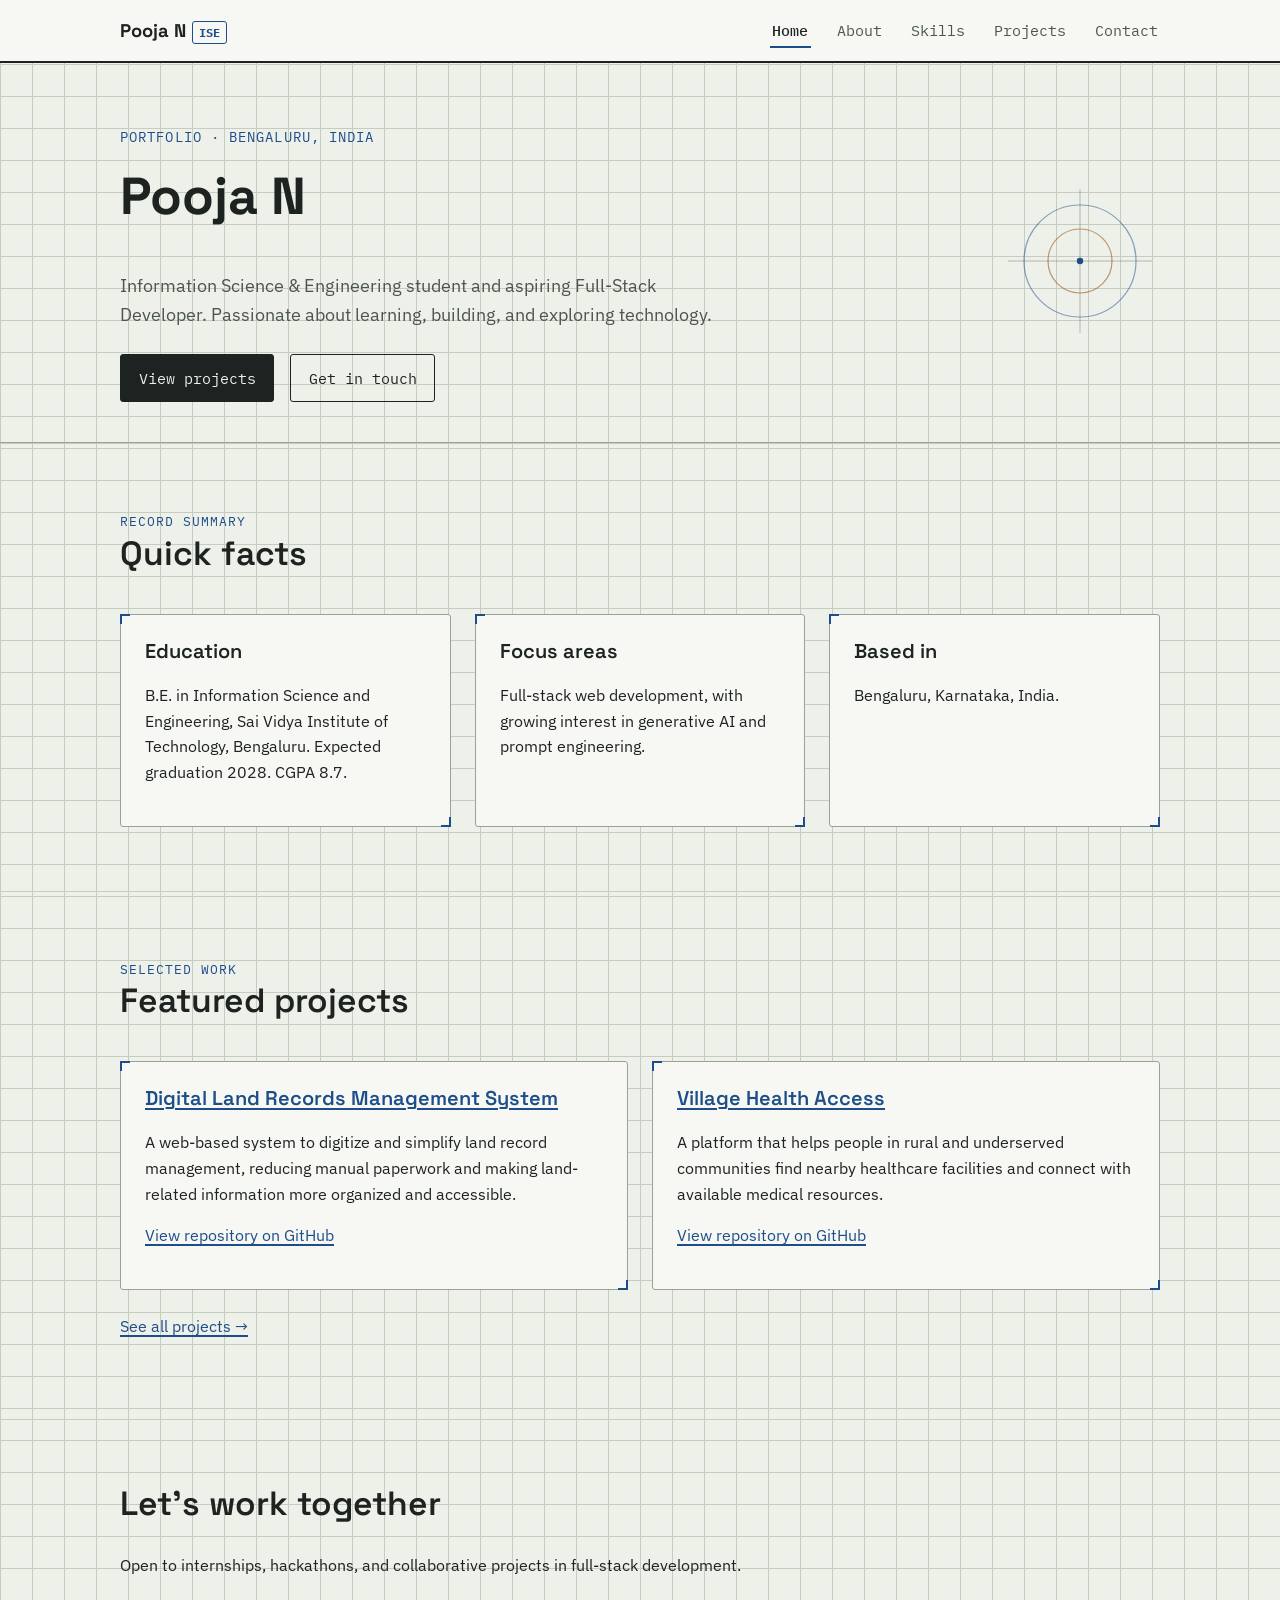
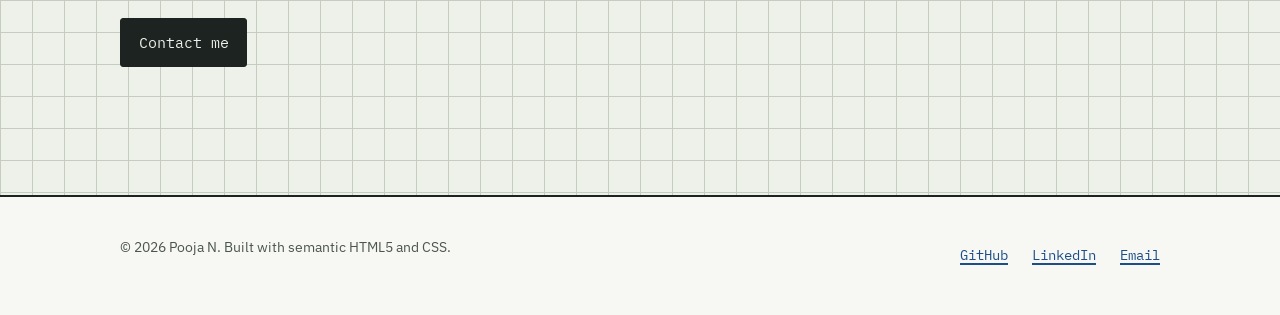
<file: index.html>
<!DOCTYPE html>
<html lang="en">
<head>
  <meta charset="UTF-8" />
  <meta name="viewport" content="width=device-width, initial-scale=1.0" />
  <title>Pooja N | Information Science &amp; Engineering Student, Aspiring Full-Stack Developer</title>
  <meta name="description" content="Portfolio of Pooja N, an Information Science and Engineering student at Sai Vidya Institute of Technology, Bengaluru, and aspiring full-stack developer." />
  <meta name="robots" content="index, follow" />
  <link rel="canonical" href="https://example.com/" />

  <!-- Open Graph -->
  <meta property="og:type" content="website" />
  <meta property="og:site_name" content="Pooja N — Portfolio" />
  <meta property="og:title" content="Pooja N | Information Science &amp; Engineering Student, Aspiring Full-Stack Developer" />
  <meta property="og:description" content="Portfolio of Pooja N, an Information Science and Engineering student at Sai Vidya Institute of Technology, Bengaluru, and aspiring full-stack developer." />
  <meta property="og:url" content="https://example.com/" />
  <meta name="twitter:card" content="summary" />

  <link rel="preconnect" href="https://fonts.googleapis.com" />
  <link rel="preconnect" href="https://fonts.gstatic.com" crossorigin />
  <link rel="stylesheet" href="css/style.css" />
  <link rel="icon" href="assets/favicon.svg" type="image/svg+xml" />
  <script type="application/ld+json">
  {
    "@context": "https://schema.org",
    "@type": "Person",
    "name": "Pooja N",
    "jobTitle": "Information Science and Engineering Student",
    "description": "Information Science and Engineering student and aspiring full-stack developer based in Bengaluru, India.",
    "url": "https://example.com/",
    "email": "mailto:poojan80500@gmail.com",
    "sameAs": ["https://github.com/pooja80-n", "https://www.linkedin.com/in/pooja-n-74a72934a/"],
    "alumniOf": {
      "@type": "CollegeOrUniversity",
      "name": "Sai Vidya Institute of Technology, Bengaluru"
    }
  }
  </script>

</head>
<body>
  <!-- Skip link must be the first focusable element on the page -->
  <a class="skip-link" href="#main-content">Skip to main content</a>

  <header class="site-header">
    <div class="wrap header-inner">
      <a class="brand" href="index.html">
        Pooja N <span class="brand-mark" aria-hidden="true">ISE</span>
      </a>

      <button type="button" class="nav-toggle" aria-expanded="false" aria-controls="primary-navigation">
        Menu
      </button>

      <!-- Native <nav> landmark; no extra ARIA role needed -->
      <nav class="site-nav" id="primary-navigation" aria-label="Primary">
        <ul class="nav-list">
          <li><a href="index.html" aria-current="page">Home</a></li>
          <li><a href="about.html">About</a></li>
          <li><a href="skills.html">Skills</a></li>
          <li><a href="projects.html">Projects</a></li>
          <li><a href="contact.html">Contact</a></li>
        </ul>
      </nav>
    </div>
  </header>

  <main id="main-content">
    <section class="hero">
      <div class="wrap hero-flex">
        <div class="hero-copy">
          <span class="hero-eyebrow">Portfolio &middot; Bengaluru, India</span>
          <h1>Pooja N</h1>
          <p class="hero-lede">Information Science &amp; Engineering student and aspiring Full-Stack Developer.
          Passionate about learning, building, and exploring technology.</p>
          <div class="hero-actions">
            <a class="btn btn-primary" href="projects.html">View projects</a>
            <a class="btn btn-secondary" href="contact.html">Get in touch</a>
          </div>
        </div>
        <div class="hero-graphic-wrap">
        <svg class="hero-graphic" viewBox="0 0 200 200" width="160" height="160" aria-hidden="true" focusable="false">
          <circle cx="100" cy="100" r="70" fill="none" stroke="#1D4E89" stroke-width="1.5" opacity="0.5"/>
          <circle cx="100" cy="100" r="40" fill="none" stroke="#9C5B1D" stroke-width="1.5" opacity="0.6"/>
          <line x1="100" y1="10" x2="100" y2="190" stroke="#1C2321" stroke-width="1" opacity="0.35"/>
          <line x1="10" y1="100" x2="190" y2="100" stroke="#1C2321" stroke-width="1" opacity="0.35"/>
          <circle cx="100" cy="100" r="4" fill="#1D4E89"/>
        </svg>
        </div>
      </div>
    </section>

    <section aria-labelledby="quick-facts-heading">
      <div class="wrap">
        <div class="section-head">
          <span class="section-tag">Record summary</span>
          <h2 id="quick-facts-heading">Quick facts</h2>
        </div>
        <div class="grid grid-3">
          <div class="record-card">
            <h3>Education</h3>
            <p>B.E. in Information Science and Engineering, Sai Vidya Institute of Technology, Bengaluru. Expected graduation 2028. CGPA 8.7.</p>
          </div>
          <div class="record-card">
            <h3>Focus areas</h3>
            <p>Full-stack web development, with growing interest in generative AI and prompt engineering.</p>
          </div>
          <div class="record-card">
            <h3>Based in</h3>
            <p>Bengaluru, Karnataka, India.</p>
          </div>
        </div>
      </div>
    </section>

    <section aria-labelledby="featured-projects-heading">
      <div class="wrap">
        <div class="section-head">
          <span class="section-tag">Selected work</span>
          <h2 id="featured-projects-heading">Featured projects</h2>
        </div>
        <div class="grid grid-2">
          <article class="record-card">
            <h3><a href="projects.html#digital-land-records">Digital Land Records Management System</a></h3>
            <p>A web-based system to digitize and simplify land record management, reducing manual paperwork
            and making land-related information more organized and accessible.</p>
            <p><a href="https://github.com/pooja80-n/BhuLekh">View repository on GitHub</a></p>
          </article>
          <article class="record-card">
            <h3><a href="projects.html#village-health-access">Village Health Access</a></h3>
            <p>A platform that helps people in rural and underserved communities find nearby healthcare
            facilities and connect with available medical resources.</p>
            <p><a href="https://github.com/pooja80-n/village-health-access">View repository on GitHub</a></p>
          </article>
        </div>
        <p class="link-more"><a href="projects.html">See all projects &rarr;</a></p>
      </div>
    </section>

    <section aria-labelledby="cta-heading">
      <div class="wrap">
        <div class="section-head">
          <h2 id="cta-heading">Let&rsquo;s work together</h2>
          <p>Open to internships, hackathons, and collaborative projects in full-stack development.</p>
        </div>
        <a class="btn btn-primary" href="contact.html">Contact me</a>
      </div>
    </section>

  </main>
  <footer class="site-footer">
    <div class="wrap footer-inner">
      <p class="footer-note">&copy; <span id="year">2026</span> Pooja N. Built with semantic HTML5 and CSS.</p>
      <nav aria-label="Footer">
        <ul class="footer-links">
          <li><a href="https://github.com/pooja80-n">GitHub</a></li>
          <li><a href="https://www.linkedin.com/in/pooja-n-74a72934a/">LinkedIn</a></li>
          <li><a href="mailto:poojan80500@gmail.com">Email</a></li>
        </ul>
      </nav>
    </div>
  </footer>
  <script src="js/main.js" defer></script>
</body>
</html>
</file>
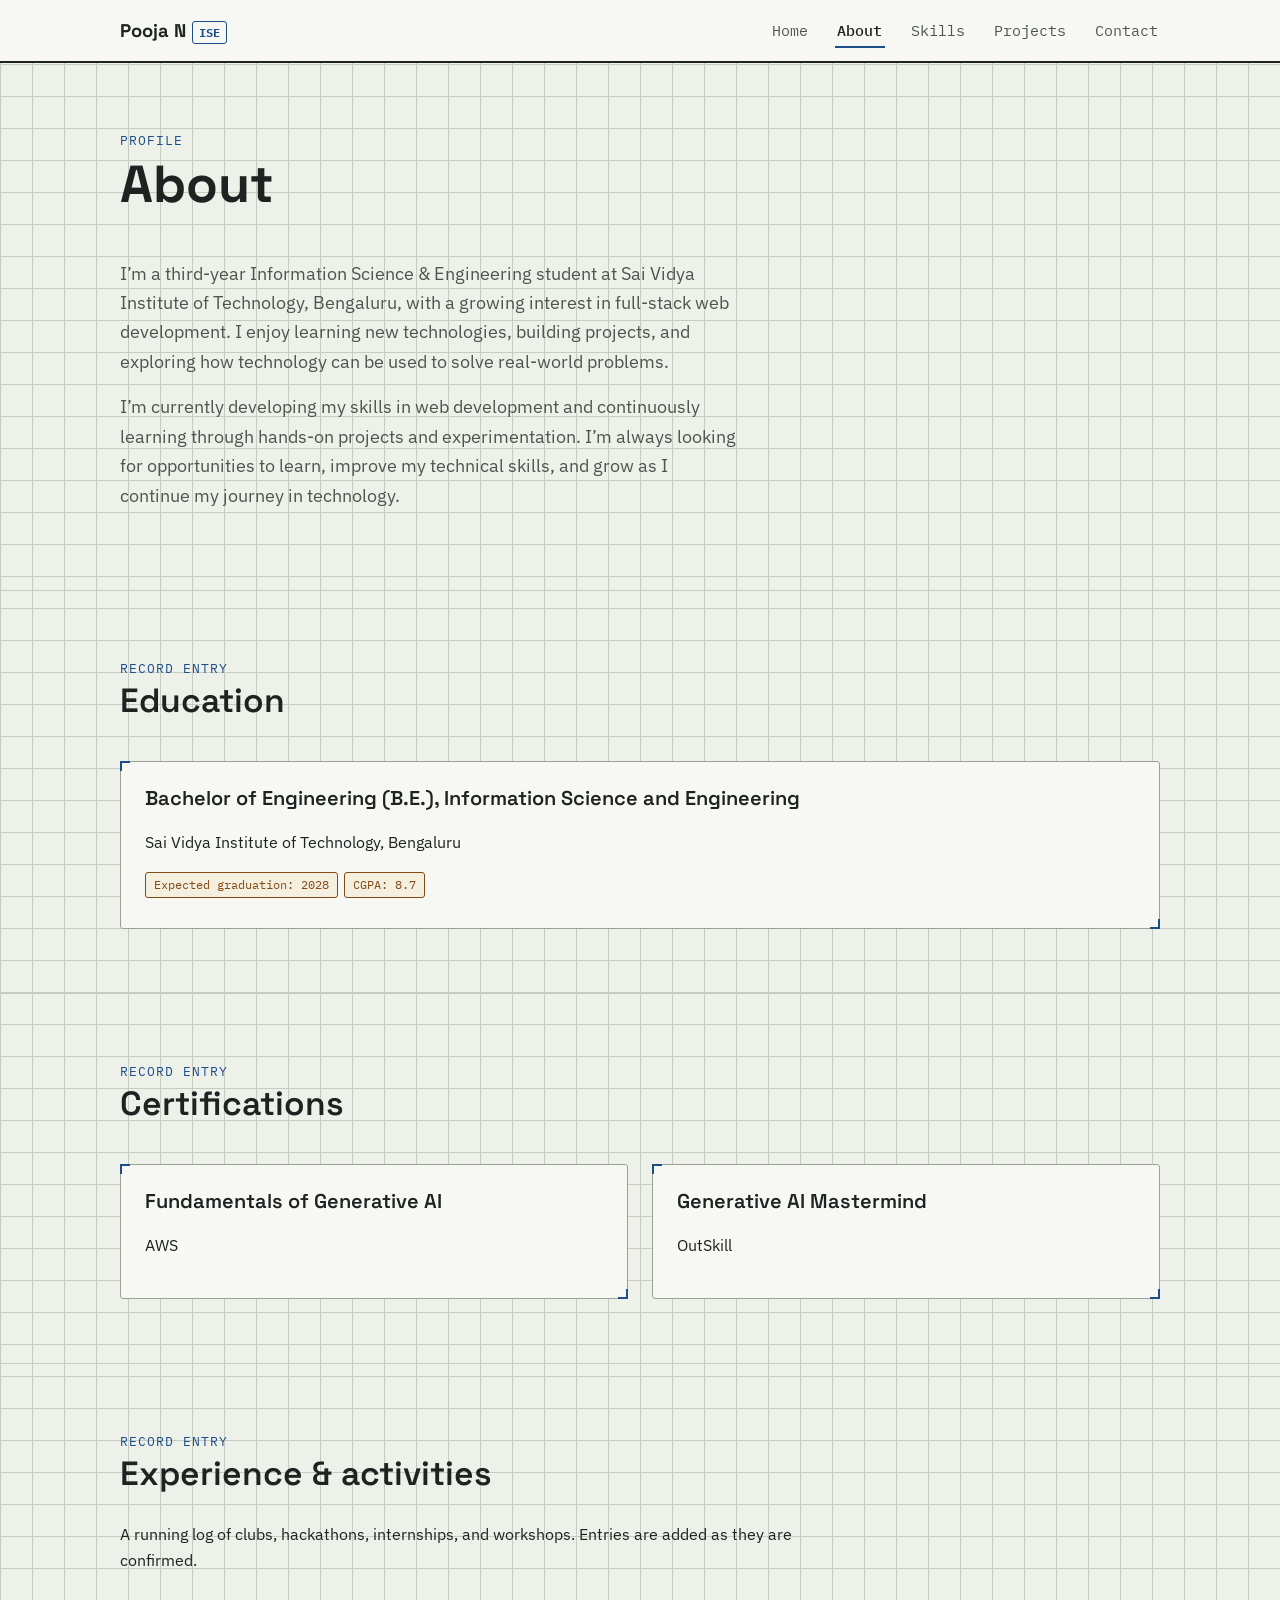
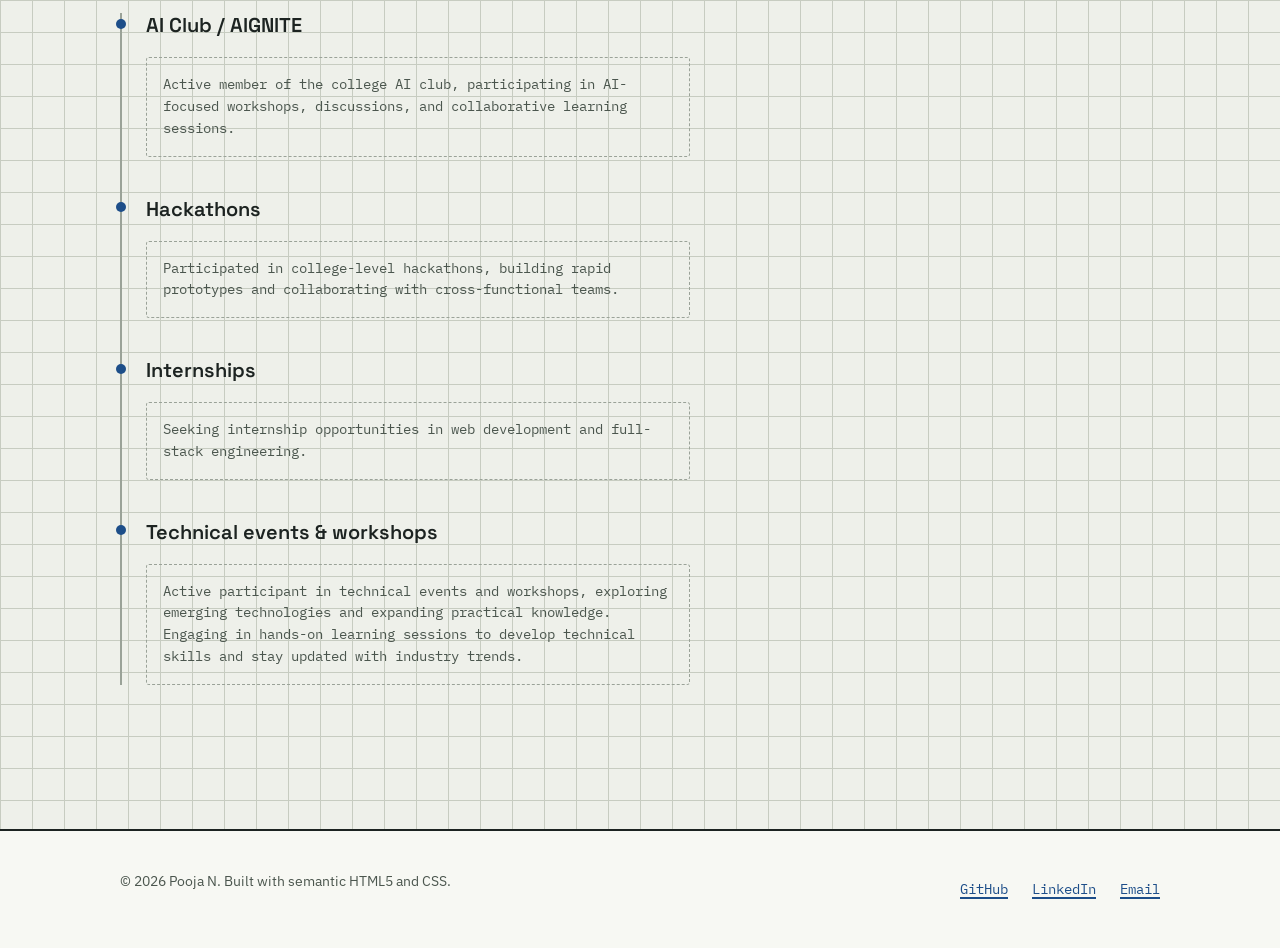
<file: about.html>
<!DOCTYPE html>
<html lang="en">
<head>
  <meta charset="UTF-8" />
  <meta name="viewport" content="width=device-width, initial-scale=1.0" />
  <title>About | Pooja N</title>
  <meta name="description" content="About Pooja N: education at Sai Vidya Institute of Technology, certifications, and ongoing activities." />
  <meta name="robots" content="index, follow" />
  <link rel="canonical" href="https://example.com/about.html" />

  <!-- Open Graph -->
  <meta property="og:type" content="website" />
  <meta property="og:site_name" content="Pooja N — Portfolio" />
  <meta property="og:title" content="About | Pooja N" />
  <meta property="og:description" content="About Pooja N: education at Sai Vidya Institute of Technology, certifications, and ongoing activities." />
  <meta property="og:url" content="https://example.com/about.html" />
  <meta name="twitter:card" content="summary" />

  <link rel="preconnect" href="https://fonts.googleapis.com" />
  <link rel="preconnect" href="https://fonts.gstatic.com" crossorigin />
  <link rel="stylesheet" href="css/style.css" />
  <link rel="icon" href="assets/favicon.svg" type="image/svg+xml" />

</head>
<body>
  <!-- Skip link must be the first focusable element on the page -->
  <a class="skip-link" href="#main-content">Skip to main content</a>

  <header class="site-header">
    <div class="wrap header-inner">
      <a class="brand" href="index.html">
        Pooja N <span class="brand-mark" aria-hidden="true">ISE</span>
      </a>

      <button type="button" class="nav-toggle" aria-expanded="false" aria-controls="primary-navigation">
        Menu
      </button>

      <!-- Native <nav> landmark; no extra ARIA role needed -->
      <nav class="site-nav" id="primary-navigation" aria-label="Primary">
        <ul class="nav-list">
          <li><a href="index.html">Home</a></li>
          <li><a href="about.html" aria-current="page">About</a></li>
          <li><a href="skills.html">Skills</a></li>
          <li><a href="projects.html">Projects</a></li>
          <li><a href="contact.html">Contact</a></li>
        </ul>
      </nav>
    </div>
  </header>

  <main id="main-content">
    <section aria-labelledby="page-title">
      <div class="wrap">
        <span class="section-tag">Profile</span>
        <h1 id="page-title">About</h1>
        <p class="hero-lede">I&rsquo;m a third-year Information Science &amp; Engineering student at Sai Vidya
        Institute of Technology, Bengaluru, with a growing interest in full-stack web development. I enjoy
        learning new technologies, building projects, and exploring how technology can be used to solve
        real-world problems.</p>
        <p class="hero-lede">I&rsquo;m currently developing my skills in web development and continuously
        learning through hands-on projects and experimentation. I&rsquo;m always looking for opportunities to
        learn, improve my technical skills, and grow as I continue my journey in technology.</p>
      </div>
    </section>

    <section aria-labelledby="education-heading">
      <div class="wrap">
        <div class="section-head">
          <span class="section-tag">Record entry</span>
          <h2 id="education-heading">Education</h2>
        </div>
        <div class="record-card">
          <h3>Bachelor of Engineering (B.E.), Information Science and Engineering</h3>
          <p>Sai Vidya Institute of Technology, Bengaluru</p>
          <ul class="tag-list">
            <li class="record-label">Expected graduation: 2028</li>
            <li class="record-label">CGPA: 8.7</li>
          </ul>
        </div>
      </div>
    </section>

    <section aria-labelledby="certifications-heading">
      <div class="wrap">
        <div class="section-head">
          <span class="section-tag">Record entry</span>
          <h2 id="certifications-heading">Certifications</h2>
        </div>
        <ul class="grid grid-2 card-list">
          <li class="record-card">
            <h3>Fundamentals of Generative AI</h3>
            <p>AWS</p>
          </li>
          <li class="record-card">
            <h3>Generative AI Mastermind</h3>
            <p>OutSkill</p>
          </li>
        </ul>
      </div>
    </section>

    <section aria-labelledby="experience-heading">
      <div class="wrap">
        <div class="section-head">
          <span class="section-tag">Record entry</span>
          <h2 id="experience-heading">Experience &amp; activities</h2>
          <p>A running log of clubs, hackathons, internships, and workshops. Entries are added as they
          are confirmed.</p>
        </div>
        <ul class="timeline">
          <li>
            <h3>AI Club / AIGNITE</h3>
            <p class="placeholder-note">Active member of the college AI club, participating in AI-focused workshops, discussions, and collaborative learning sessions.</p>
          </li>
          <li>
            <h3>Hackathons</h3>
            <p class="placeholder-note">Participated in college-level hackathons, building rapid prototypes and collaborating with cross-functional teams.</p>
          </li>
          <li>
            <h3>Internships</h3>
            <p class="placeholder-note">Seeking internship opportunities in web development and full-stack engineering.</p>
          </li>
          <li>
            <h3>Technical events &amp; workshops</h3>
            <p class="placeholder-note">Active participant in technical events and workshops, exploring emerging technologies and expanding practical knowledge. Engaging in hands-on learning sessions to develop technical skills and stay updated with industry trends.</p>
          </li>
        </ul>
      </div>
    </section>

  </main>
  <footer class="site-footer">
    <div class="wrap footer-inner">
      <p class="footer-note">&copy; <span id="year">2026</span> Pooja N. Built with semantic HTML5 and CSS.</p>
      <nav aria-label="Footer">
        <ul class="footer-links">
          <li><a href="https://github.com/pooja80-n">GitHub</a></li>
          <li><a href="https://www.linkedin.com/in/pooja-n-74a72934a/">LinkedIn</a></li>
          <li><a href="mailto:poojan80500@gmail.com">Email</a></li>
        </ul>
      </nav>
    </div>
  </footer>
  <script src="js/main.js" defer></script>
</body>
</html>
</file>
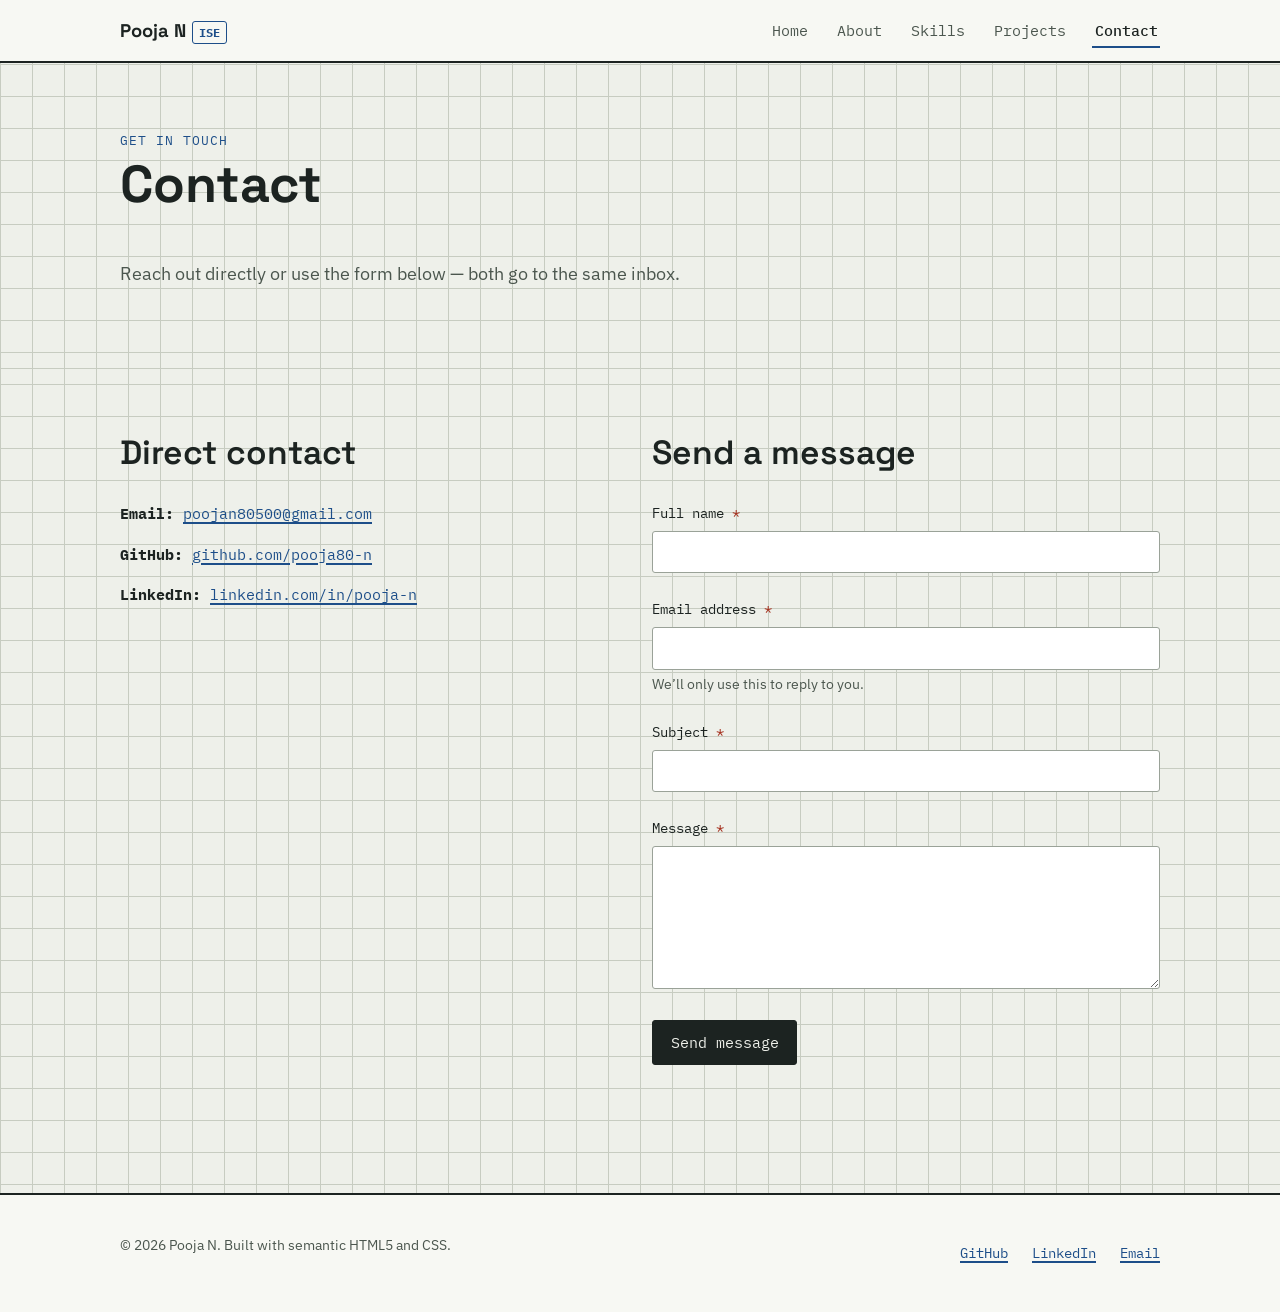
<file: contact.html>
<!DOCTYPE html>
<html lang="en">
<head>
  <meta charset="UTF-8" />
  <meta name="viewport" content="width=device-width, initial-scale=1.0" />
  <title>Contact | Pooja N</title>
  <meta name="description" content="Get in touch with Pooja N by email, GitHub, LinkedIn, or the contact form." />
  <meta name="robots" content="index, follow" />
  <link rel="canonical" href="https://example.com/contact.html" />

  <!-- Open Graph -->
  <meta property="og:type" content="website" />
  <meta property="og:site_name" content="Pooja N — Portfolio" />
  <meta property="og:title" content="Contact | Pooja N" />
  <meta property="og:description" content="Get in touch with Pooja N by email, GitHub, LinkedIn, or the contact form." />
  <meta property="og:url" content="https://example.com/contact.html" />
  <meta name="twitter:card" content="summary" />

  <link rel="preconnect" href="https://fonts.googleapis.com" />
  <link rel="preconnect" href="https://fonts.gstatic.com" crossorigin />
  <link rel="stylesheet" href="css/style.css" />
  <link rel="icon" href="assets/favicon.svg" type="image/svg+xml" />

</head>
<body>
  <!-- Skip link must be the first focusable element on the page -->
  <a class="skip-link" href="#main-content">Skip to main content</a>

  <header class="site-header">
    <div class="wrap header-inner">
      <a class="brand" href="index.html">
        Pooja N <span class="brand-mark" aria-hidden="true">ISE</span>
      </a>

      <button type="button" class="nav-toggle" aria-expanded="false" aria-controls="primary-navigation">
        Menu
      </button>

      <!-- Native <nav> landmark; no extra ARIA role needed -->
      <nav class="site-nav" id="primary-navigation" aria-label="Primary">
        <ul class="nav-list">
          <li><a href="index.html">Home</a></li>
          <li><a href="about.html">About</a></li>
          <li><a href="skills.html">Skills</a></li>
          <li><a href="projects.html">Projects</a></li>
          <li><a href="contact.html" aria-current="page">Contact</a></li>
        </ul>
      </nav>
    </div>
  </header>

  <main id="main-content">
    <section aria-labelledby="page-title">
      <div class="wrap">
        <span class="section-tag">Get in touch</span>
        <h1 id="page-title">Contact</h1>
        <p class="hero-lede">Reach out directly or use the form below &mdash; both go to the same inbox.</p>
      </div>
    </section>

    <section aria-labelledby="contact-details-heading">
      <div class="wrap grid grid-2">
        <div>
          <h2 id="contact-details-heading">Direct contact</h2>
          <address class="contact-list">
            <p><strong>Email:</strong> <a href="mailto:poojan80500@gmail.com">poojan80500@gmail.com</a></p>
            <p><strong>GitHub:</strong> <a href="https://github.com/pooja80-n">github.com/pooja80-n</a></p>
            <p><strong>LinkedIn:</strong> <a href="https://www.linkedin.com/in/pooja-n-74a72934a/">linkedin.com/in/pooja-n</a></p>
          </address>
        </div>

        <div>
          <h2 id="contact-form-heading">Send a message</h2>

          <div id="form-status" class="form-status" aria-live="polite"></div>

          <form id="contact-form" novalidate aria-labelledby="contact-form-heading">
            <div class="field">
              <label for="name">Full name <span class="required-mark" aria-hidden="true">*</span></label>
              <input
                type="text"
                id="name"
                name="name"
                autocomplete="name"
                required
                aria-required="true"
                aria-describedby="name-error"
                aria-invalid="false"
              />
              <p class="field-error" id="name-error" role="alert"></p>
            </div>

            <div class="field">
              <label for="email">Email address <span class="required-mark" aria-hidden="true">*</span></label>
              <input
                type="email"
                id="email"
                name="email"
                autocomplete="email"
                required
                aria-required="true"
                aria-describedby="email-hint email-error"
                aria-invalid="false"
              />
              <p class="field-hint" id="email-hint">We&rsquo;ll only use this to reply to you.</p>
              <p class="field-error" id="email-error" role="alert"></p>
            </div>

            <div class="field">
              <label for="subject">Subject <span class="required-mark" aria-hidden="true">*</span></label>
              <input
                type="text"
                id="subject"
                name="subject"
                autocomplete="off"
                required
                aria-required="true"
                aria-describedby="subject-error"
                aria-invalid="false"
              />
              <p class="field-error" id="subject-error" role="alert"></p>
            </div>

            <div class="field">
              <label for="message">Message <span class="required-mark" aria-hidden="true">*</span></label>
              <textarea
                id="message"
                name="message"
                rows="6"
                required
                aria-required="true"
                aria-describedby="message-error"
                aria-invalid="false"
              ></textarea>
              <p class="field-error" id="message-error" role="alert"></p>
            </div>

            <button type="submit" class="btn btn-primary">Send message</button>
          </form>
        </div>
      </div>
    </section>

  </main>
  <footer class="site-footer">
    <div class="wrap footer-inner">
      <p class="footer-note">&copy; <span id="year">2026</span> Pooja N. Built with semantic HTML5 and CSS.</p>
      <nav aria-label="Footer">
        <ul class="footer-links">
          <li><a href="https://github.com/pooja80-n">GitHub</a></li>
          <li><a href="https://www.linkedin.com/in/pooja-n-74a72934a/">LinkedIn</a></li>
          <li><a href="mailto:poojan80500@gmail.com">Email</a></li>
        </ul>
      </nav>
    </div>
  </footer>
  <script src="js/main.js" defer></script>
</body>
</html>
</file>
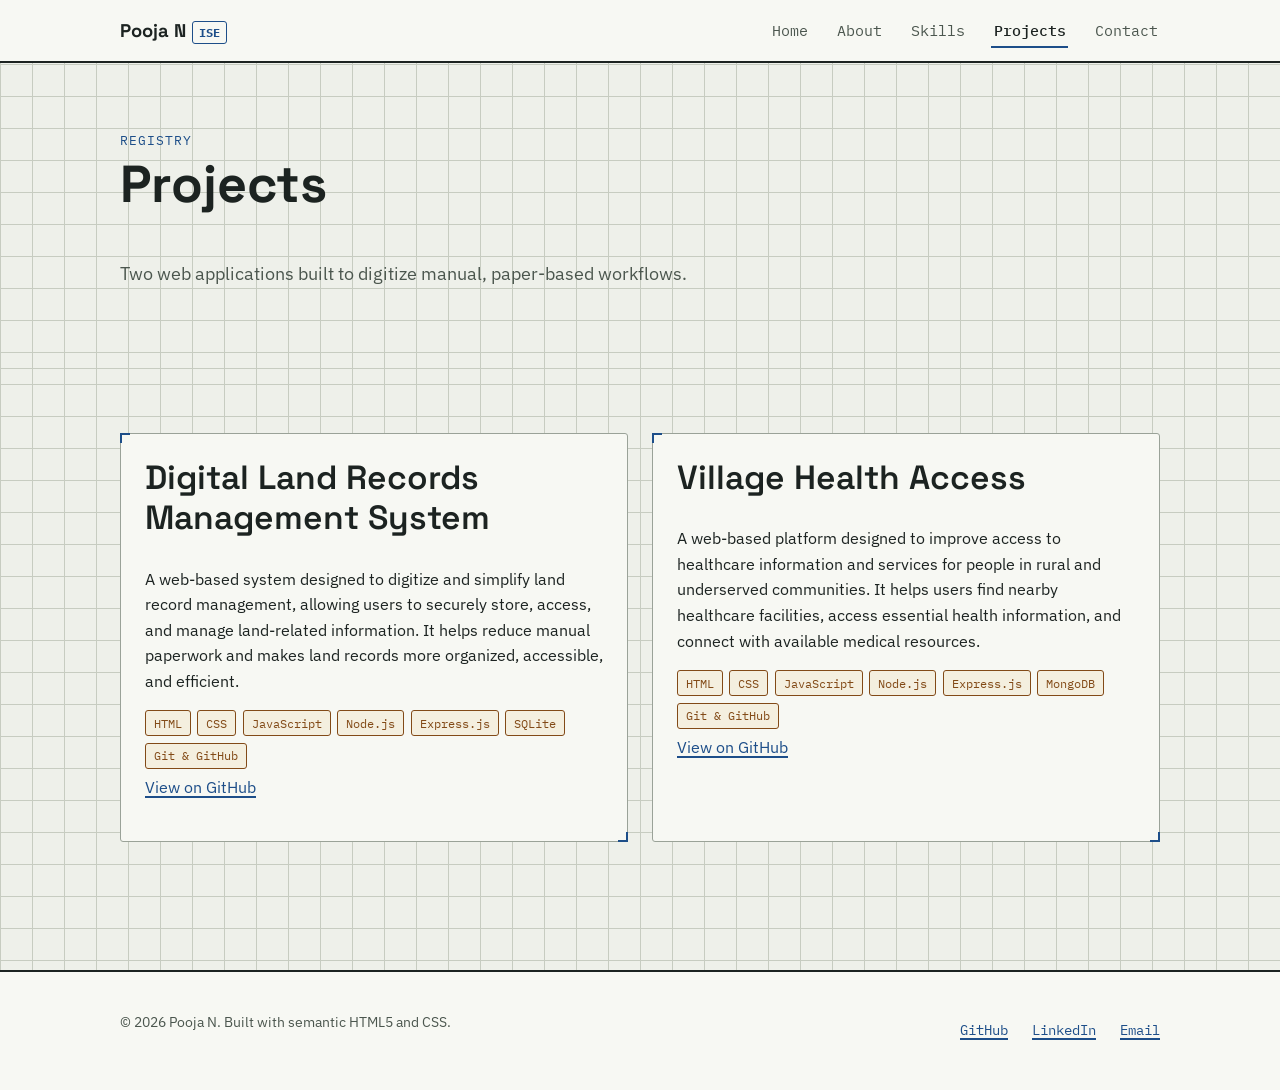
<file: projects.html>
<!DOCTYPE html>
<html lang="en">
<head>
  <meta charset="UTF-8" />
  <meta name="viewport" content="width=device-width, initial-scale=1.0" />
  <title>Projects | Pooja N</title>
  <meta name="description" content="Web development projects by Pooja N, including a Digital Land Records Management System and Village Health Access." />
  <meta name="robots" content="index, follow" />
  <link rel="canonical" href="https://example.com/projects.html" />

  <!-- Open Graph -->
  <meta property="og:type" content="website" />
  <meta property="og:site_name" content="Pooja N — Portfolio" />
  <meta property="og:title" content="Projects | Pooja N" />
  <meta property="og:description" content="Web development projects by Pooja N, including a Digital Land Records Management System and Village Health Access." />
  <meta property="og:url" content="https://example.com/projects.html" />
  <meta name="twitter:card" content="summary" />

  <link rel="preconnect" href="https://fonts.googleapis.com" />
  <link rel="preconnect" href="https://fonts.gstatic.com" crossorigin />
  <link rel="stylesheet" href="css/style.css" />
  <link rel="icon" href="assets/favicon.svg" type="image/svg+xml" />

</head>
<body>
  <!-- Skip link must be the first focusable element on the page -->
  <a class="skip-link" href="#main-content">Skip to main content</a>

  <header class="site-header">
    <div class="wrap header-inner">
      <a class="brand" href="index.html">
        Pooja N <span class="brand-mark" aria-hidden="true">ISE</span>
      </a>

      <button type="button" class="nav-toggle" aria-expanded="false" aria-controls="primary-navigation">
        Menu
      </button>

      <!-- Native <nav> landmark; no extra ARIA role needed -->
      <nav class="site-nav" id="primary-navigation" aria-label="Primary">
        <ul class="nav-list">
          <li><a href="index.html">Home</a></li>
          <li><a href="about.html">About</a></li>
          <li><a href="skills.html">Skills</a></li>
          <li><a href="projects.html" aria-current="page">Projects</a></li>
          <li><a href="contact.html">Contact</a></li>
        </ul>
      </nav>
    </div>
  </header>

  <main id="main-content">
    <section aria-labelledby="page-title">
      <div class="wrap">
        <span class="section-tag">Registry</span>
        <h1 id="page-title">Projects</h1>
        <p class="hero-lede">Two web applications built to digitize manual, paper-based workflows.</p>
      </div>
    </section>

    <section aria-labelledby="projects-heading">
      <div class="wrap">
        <h2 id="projects-heading" class="visually-hidden">Project list</h2>
        <div class="grid grid-2">
      <article class="record-card" id="digital-land-records">
        <h2>Digital Land Records Management System</h2>
        <p>A web-based system designed to digitize and simplify land record management, allowing users to securely store, access, and manage land-related information. It helps reduce manual paperwork and makes land records more organized, accessible, and efficient.</p>
        <ul class="tag-list">
            <li class="record-label">HTML</li>
            <li class="record-label">CSS</li>
            <li class="record-label">JavaScript</li>
            <li class="record-label">Node.js</li>
            <li class="record-label">Express.js</li>
            <li class="record-label">SQLite</li>
            <li class="record-label">Git &amp; GitHub</li>
        </ul>
        <p><a href="https://github.com/pooja80-n/BhuLekh">View on GitHub<span class="visually-hidden"> &mdash; Digital Land Records Management System</span></a></p>
      </article>
      <article class="record-card" id="village-health-access">
        <h2>Village Health Access</h2>
        <p>A web-based platform designed to improve access to healthcare information and services for people in rural and underserved communities. It helps users find nearby healthcare facilities, access essential health information, and connect with available medical resources.</p>
        <ul class="tag-list">
            <li class="record-label">HTML</li>
            <li class="record-label">CSS</li>
            <li class="record-label">JavaScript</li>
            <li class="record-label">Node.js</li>
            <li class="record-label">Express.js</li>
            <li class="record-label">MongoDB</li>
            <li class="record-label">Git &amp; GitHub</li>
        </ul>
        <p><a href="https://github.com/pooja80-n/village-health-access">View on GitHub<span class="visually-hidden"> &mdash; Village Health Access</span></a></p>
      </article>
        </div>
      </div>
    </section>

  </main>
  <footer class="site-footer">
    <div class="wrap footer-inner">
      <p class="footer-note">&copy; <span id="year">2026</span> Pooja N. Built with semantic HTML5 and CSS.</p>
      <nav aria-label="Footer">
        <ul class="footer-links">
          <li><a href="https://github.com/pooja80-n">GitHub</a></li>
          <li><a href="https://www.linkedin.com/in/pooja-n-74a72934a/">LinkedIn</a></li>
          <li><a href="mailto:poojan80500@gmail.com">Email</a></li>
        </ul>
      </nav>
    </div>
  </footer>
  <script src="js/main.js" defer></script>
</body>
</html>
</file>
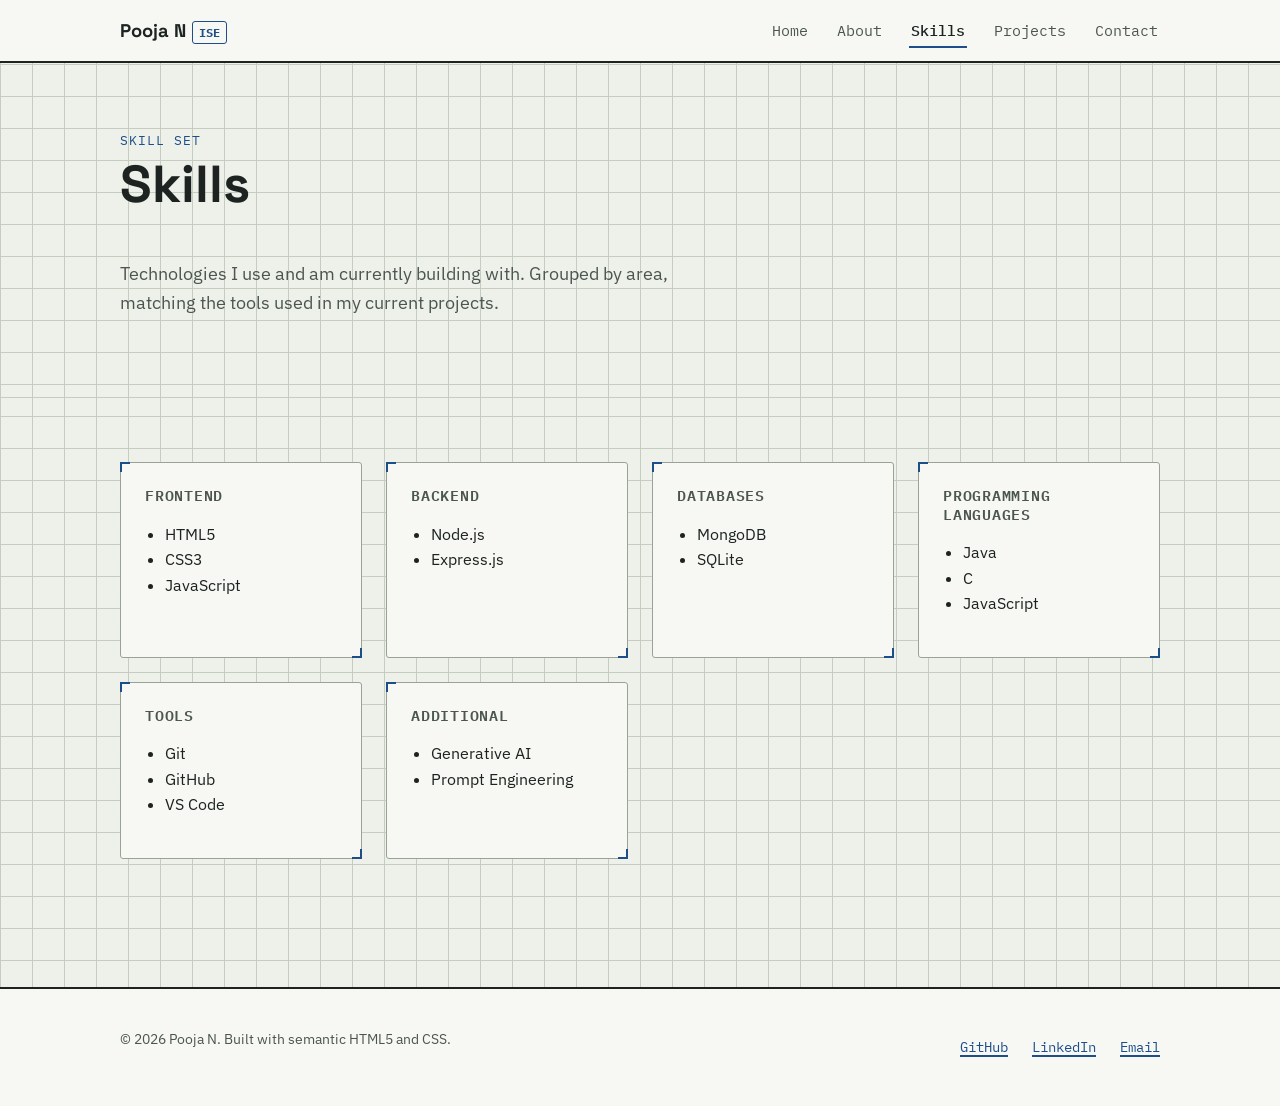
<file: skills.html>
<!DOCTYPE html>
<html lang="en">
<head>
  <meta charset="UTF-8" />
  <meta name="viewport" content="width=device-width, initial-scale=1.0" />
  <title>Skills | Pooja N</title>
  <meta name="description" content="Technical skills of Pooja N across frontend, backend, databases, programming languages, and tools." />
  <meta name="robots" content="index, follow" />
  <link rel="canonical" href="https://example.com/skills.html" />

  <!-- Open Graph -->
  <meta property="og:type" content="website" />
  <meta property="og:site_name" content="Pooja N — Portfolio" />
  <meta property="og:title" content="Skills | Pooja N" />
  <meta property="og:description" content="Technical skills of Pooja N across frontend, backend, databases, programming languages, and tools." />
  <meta property="og:url" content="https://example.com/skills.html" />
  <meta name="twitter:card" content="summary" />

  <link rel="preconnect" href="https://fonts.googleapis.com" />
  <link rel="preconnect" href="https://fonts.gstatic.com" crossorigin />
  <link rel="stylesheet" href="css/style.css" />
  <link rel="icon" href="assets/favicon.svg" type="image/svg+xml" />

</head>
<body>
  <!-- Skip link must be the first focusable element on the page -->
  <a class="skip-link" href="#main-content">Skip to main content</a>

  <header class="site-header">
    <div class="wrap header-inner">
      <a class="brand" href="index.html">
        Pooja N <span class="brand-mark" aria-hidden="true">ISE</span>
      </a>

      <button type="button" class="nav-toggle" aria-expanded="false" aria-controls="primary-navigation">
        Menu
      </button>

      <!-- Native <nav> landmark; no extra ARIA role needed -->
      <nav class="site-nav" id="primary-navigation" aria-label="Primary">
        <ul class="nav-list">
          <li><a href="index.html">Home</a></li>
          <li><a href="about.html">About</a></li>
          <li><a href="skills.html" aria-current="page">Skills</a></li>
          <li><a href="projects.html">Projects</a></li>
          <li><a href="contact.html">Contact</a></li>
        </ul>
      </nav>
    </div>
  </header>

  <main id="main-content">
    <section aria-labelledby="page-title">
      <div class="wrap">
        <span class="section-tag">Skill set</span>
        <h1 id="page-title">Skills</h1>
        <p class="hero-lede">Technologies I use and am currently building with. Grouped by area,
        matching the tools used in my current projects.</p>
      </div>
    </section>

    <section aria-labelledby="skills-heading">
      <div class="wrap">
        <h2 id="skills-heading" class="visually-hidden">Skill categories</h2>
        <div class="grid grid-3">
      <div class="record-card skill-group">
        <h3>Frontend</h3>
        <ul>
          <li>HTML5</li>
          <li>CSS3</li>
          <li>JavaScript</li>
        </ul>
      </div>
      <div class="record-card skill-group">
        <h3>Backend</h3>
        <ul>
          <li>Node.js</li>
          <li>Express.js</li>
        </ul>
      </div>
      <div class="record-card skill-group">
        <h3>Databases</h3>
        <ul>
          <li>MongoDB</li>
          <li>SQLite</li>
        </ul>
      </div>
      <div class="record-card skill-group">
        <h3>Programming languages</h3>
        <ul>
          <li>Java</li>
          <li>C</li>
          <li>JavaScript</li>
        </ul>
      </div>
      <div class="record-card skill-group">
        <h3>Tools</h3>
        <ul>
          <li>Git</li>
          <li>GitHub</li>
          <li>VS Code</li>
        </ul>
      </div>
      <div class="record-card skill-group">
        <h3>Additional</h3>
        <ul>
          <li>Generative AI</li>
          <li>Prompt Engineering</li>
        </ul>
      </div>
        </div>
      </div>
    </section>

  </main>
  <footer class="site-footer">
    <div class="wrap footer-inner">
      <p class="footer-note">&copy; <span id="year">2026</span> Pooja N. Built with semantic HTML5 and CSS.</p>
      <nav aria-label="Footer">
        <ul class="footer-links">
          <li><a href="https://github.com/pooja80-n">GitHub</a></li>
          <li><a href="https://www.linkedin.com/in/pooja-n-74a72934a/">LinkedIn</a></li>
          <li><a href="mailto:poojan80500@gmail.com">Email</a></li>
        </ul>
      </nav>
    </div>
  </footer>
  <script src="js/main.js" defer></script>
</body>
</html>
</file>
<file: css/style.css>
/* =========================================================
   Pooja N — Portfolio
   Design language: "Field Record" — a nod to land-survey
   ledgers and registry cards, echoing the Digital Land
   Records project. Grid-paper background, benchmark
   crosshair ticks on cards, monospace record labels.
   ========================================================= */

@import url('https://fonts.googleapis.com/css2?family=Space+Grotesk:wght@500;600;700&family=IBM+Plex+Sans:wght@400;500;600&family=IBM+Plex+Mono:wght@400;500&display=swap');

/* -----------------------------
   Design tokens
   ----------------------------- */
:root {
  /* Color */
  --paper: #EEF0EA;
  --paper-raised: #F7F8F3;
  --ink: #1C2321;
  --ink-soft: #4B564E;
  --line: #C7CCC1;
  --line-strong: #9AA298;
  --accent: #1D4E89;      /* survey blue — links, primary actions */
  --accent-dark: #163C6B;
  --accent-warm: #824A17; /* ochre — darkened to clear 4.5:1 text contrast on paper */
  --accent-warm-bg: #E7C88C33;
  --danger: #A5311F;
  --danger-bg: #F6E6E2;
  --focus-ring: #824A17;

  /* Type */
  --font-display: 'Space Grotesk', 'Segoe UI', sans-serif;
  --font-body: 'IBM Plex Sans', 'Segoe UI', sans-serif;
  --font-mono: 'IBM Plex Mono', 'Courier New', monospace;

  /* Layout */
  --content-max: 68rem;
  --space-1: 0.5rem;
  --space-2: 1rem;
  --space-3: 1.5rem;
  --space-4: 2.5rem;
  --space-5: 4rem;
  --radius: 3px;
}

/* -----------------------------
   Reset & base
   ----------------------------- */
*, *::before, *::after { box-sizing: border-box; }

html {
  scroll-behavior: smooth;
}

@media (prefers-reduced-motion: reduce) {
  html { scroll-behavior: auto; }
  *, *::before, *::after {
    animation-duration: 0.01ms !important;
    animation-iteration-count: 1 !important;
    transition-duration: 0.01ms !important;
    scroll-behavior: auto !important;
  }
}

body {
  margin: 0;
  font-family: var(--font-body);
  color: var(--ink);
  background-color: var(--paper);
  background-image:
    linear-gradient(var(--line) 1px, transparent 1px),
    linear-gradient(90deg, var(--line) 1px, transparent 1px);
  background-size: 32px 32px;
  background-attachment: local;
  line-height: 1.6;
  font-size: 1rem;
  -webkit-font-smoothing: antialiased;
}

img { max-width: 100%; height: auto; display: block; }

a {
  color: var(--accent);
  text-decoration-thickness: 1.5px;
  text-underline-offset: 3px;
}
a:hover { color: var(--accent-dark); }

h1, h2, h3, h4 {
  font-family: var(--font-display);
  color: var(--ink);
  line-height: 1.2;
  margin-top: 0;
}

h1 { font-size: clamp(2rem, 4vw + 1rem, 3.25rem); font-weight: 700; }
h2 { font-size: clamp(1.5rem, 2vw + 1rem, 2.1rem); font-weight: 600; }
h3 { font-size: 1.25rem; font-weight: 600; }

p { margin: 0 0 1rem; max-width: 68ch; }

ul, ol { padding-left: 1.25rem; }

/* -----------------------------
   Focus visibility (WCAG 2.4.7)
   ----------------------------- */
a:focus,
button:focus,
input:focus,
textarea:focus,
[tabindex]:focus {
  outline: 3px solid var(--focus-ring);
  outline-offset: 2px;
}

/* Prefer :focus-visible where supported, without removing the fallback above */
a:focus:not(:focus-visible),
button:focus:not(:focus-visible),
input:focus:not(:focus-visible),
textarea:focus:not(:focus-visible) {
  outline: 3px solid var(--focus-ring);
  outline-offset: 2px;
}

/* -----------------------------
   Skip link
   ----------------------------- */
.skip-link {
  position: absolute;
  left: 0;
  top: -3.5rem;
  background: var(--ink);
  color: var(--paper);
  padding: 0.75rem 1.25rem;
  font-family: var(--font-mono);
  font-size: 0.9rem;
  z-index: 100;
  transition: top 0.15s ease;
}
.skip-link:focus {
  top: 0;
  outline: 3px solid var(--accent-warm);
  outline-offset: 0;
}

/* -----------------------------
   Layout shell
   ----------------------------- */
.wrap {
  max-width: var(--content-max);
  margin-inline: auto;
  padding-inline: var(--space-3);
}

/* -----------------------------
   Site header / nav
   ----------------------------- */
.site-header {
  background: var(--paper-raised);
  border-bottom: 2px solid var(--ink);
  position: sticky;
  top: 0;
  z-index: 20;
}

.header-inner {
  display: flex;
  align-items: center;
  justify-content: space-between;
  padding-block: var(--space-2);
  gap: var(--space-2);
}

.brand {
  font-family: var(--font-display);
  font-weight: 700;
  font-size: 1.15rem;
  color: var(--ink);
  text-decoration: none;
  display: flex;
  align-items: baseline;
  gap: 0.4rem;
}
.brand:hover { color: var(--ink); text-decoration: underline; }
.brand .brand-mark {
  font-family: var(--font-mono);
  font-size: 0.75rem;
  color: var(--accent);
  border: 1.5px solid var(--accent);
  padding: 0.05rem 0.35rem;
  border-radius: var(--radius);
}

.nav-toggle {
  display: none;
  font-family: var(--font-mono);
  font-size: 0.85rem;
  background: var(--paper);
  border: 1.5px solid var(--ink);
  border-radius: var(--radius);
  padding: 0.5rem 0.75rem;
  cursor: pointer;
  color: var(--ink);
}

.site-nav .nav-list {
  list-style: none;
  display: flex;
  gap: var(--space-3);
  margin: 0;
  padding: 0;
  font-family: var(--font-mono);
  font-size: 0.92rem;
}

.site-nav a {
  text-decoration: none;
  color: var(--ink-soft);
  padding: 0.35rem 0.15rem;
  border-bottom: 2px solid transparent;
}
.site-nav a:hover { color: var(--ink); border-bottom-color: var(--line-strong); }
.site-nav a[aria-current="page"] {
  color: var(--ink);
  border-bottom-color: var(--accent);
  font-weight: 500;
}

@media (max-width: 42rem) {
  .nav-toggle { display: inline-flex; align-items: center; gap: 0.4rem; }
  .site-nav {
    width: 100%;
    display: none;
  }
  .site-nav.is-open { display: block; }
  .site-nav .nav-list {
    flex-direction: column;
    gap: 0;
    border-top: 1px solid var(--line);
    margin-top: var(--space-2);
  }
  .site-nav a {
    display: block;
    padding: 0.85rem 0.25rem;
    border-bottom: 1px solid var(--line);
  }
  .header-inner { flex-wrap: wrap; }
}

/* -----------------------------
   Hero
   ----------------------------- */
.hero {
  padding-block: var(--space-5) var(--space-4);
  border-bottom: 1px solid var(--line-strong);
}
.hero-flex {
  display: flex;
  gap: var(--space-4);
  align-items: center;
  flex-wrap: wrap;
}
.hero-copy { flex: 1 1 32rem; }
.hero-graphic-wrap { flex: 0 0 auto; margin-inline: auto; }
.hero-eyebrow {
  font-family: var(--font-mono);
  font-size: 0.85rem;
  color: var(--accent);
  text-transform: uppercase;
  letter-spacing: 0.08em;
  display: block;
  margin-bottom: var(--space-2);
}
.hero-lede {
  font-size: 1.15rem;
  color: var(--ink-soft);
  max-width: 56ch;
}
.hero-actions {
  display: flex;
  gap: var(--space-2);
  flex-wrap: wrap;
  margin-top: var(--space-3);
}

/* -----------------------------
   Buttons
   ----------------------------- */
.btn {
  font-family: var(--font-mono);
  font-size: 0.95rem;
  display: inline-flex;
  align-items: center;
  gap: 0.4rem;
  padding: 0.7rem 1.1rem;
  border-radius: var(--radius);
  text-decoration: none;
  border: 1.5px solid var(--ink);
  cursor: pointer;
}
.btn-primary {
  background: var(--ink);
  color: var(--paper);
}
.btn-primary:hover { background: var(--accent-dark); border-color: var(--accent-dark); color: #fff; }
.btn-secondary {
  background: transparent;
  color: var(--ink);
}
.btn-secondary:hover { background: var(--paper-raised); }

/* -----------------------------
   Section / record-card pattern
   ----------------------------- */
main section {
  padding-block: var(--space-5);
}
main section + section {
  border-top: 1px solid var(--line);
}

.section-head {
  margin-bottom: var(--space-4);
}
.section-tag {
  font-family: var(--font-mono);
  font-size: 0.8rem;
  color: var(--accent);
  text-transform: uppercase;
  letter-spacing: 0.08em;
}

/* Record card: styled like a registry entry, with corner
   benchmark ticks referencing surveying marks. Decorative
   ticks are pure CSS, not images, so no alt text is needed. */
.record-card {
  position: relative;
  background: var(--paper-raised);
  border: 1px solid var(--line-strong);
  border-radius: var(--radius);
  padding: var(--space-3);
}
.record-card::before,
.record-card::after {
  content: "";
  position: absolute;
  width: 10px;
  height: 10px;
  border-top: 2px solid var(--accent);
  border-left: 2px solid var(--accent);
  top: -1px;
  left: -1px;
}
.record-card::after {
  top: auto;
  left: auto;
  bottom: -1px;
  right: -1px;
  border-top: none;
  border-left: none;
  border-bottom: 2px solid var(--accent);
  border-right: 2px solid var(--accent);
}

.grid {
  display: grid;
  gap: var(--space-3);
}
.grid-2 { grid-template-columns: repeat(auto-fit, minmax(15rem, 1fr)); }
.grid-3 { grid-template-columns: repeat(auto-fit, minmax(13rem, 1fr)); }

/* Record label — small mono tag used for status/meta, echoes
   the "stamped" fields on a land record or ledger entry. */
.record-label {
  display: inline-block;
  font-family: var(--font-mono);
  font-size: 0.75rem;
  color: var(--accent-warm);
  border: 1px solid var(--accent-warm);
  border-radius: var(--radius);
  padding: 0.15rem 0.5rem;
  margin: 0 0.4rem 0.4rem 0;
  background: var(--accent-warm-bg);
}

.tag-list {
  list-style: none;
  display: flex;
  flex-wrap: wrap;
  padding: 0;
  margin: var(--space-2) 0 0;
}

.card-list {
  list-style: none;
  padding: 0;
  margin: 0;
}

.cta-block {
  margin-top: var(--space-2);
}

.link-more {
  margin-top: var(--space-3);
}

/* -----------------------------
   Skills page
   ----------------------------- */
.skill-group h3 {
  font-family: var(--font-mono);
  font-size: 0.95rem;
  color: var(--ink-soft);
  text-transform: uppercase;
  letter-spacing: 0.05em;
  margin-bottom: var(--space-2);
}

/* -----------------------------
   Timeline (experience/activities)
   ----------------------------- */
.timeline { list-style: none; padding: 0; margin: 0; }
.timeline li {
  border-left: 2px solid var(--line-strong);
  padding: 0 0 var(--space-3) var(--space-3);
  position: relative;
}
.timeline li::before {
  content: "";
  position: absolute;
  left: -6px;
  top: 0.35rem;
  width: 10px;
  height: 10px;
  background: var(--accent);
  border-radius: 50%;
}
.timeline li:last-child { padding-bottom: 0; }

.placeholder-note {
  font-family: var(--font-mono);
  font-size: 0.85rem;
  color: var(--ink-soft);
  border: 1px dashed var(--line-strong);
  padding: var(--space-2);
  border-radius: var(--radius);
}

/* -----------------------------
   Forms
   ----------------------------- */
.field {
  margin-bottom: var(--space-3);
  max-width: 34rem;
}
.field label {
  display: block;
  font-family: var(--font-mono);
  font-size: 0.9rem;
  margin-bottom: 0.4rem;
  color: var(--ink);
}
.required-mark { color: var(--danger); }

.field input,
.field textarea {
  width: 100%;
  font-family: var(--font-body);
  font-size: 1rem;
  padding: 0.65rem 0.75rem;
  border: 1.5px solid var(--line-strong);
  border-radius: var(--radius);
  background: #fff;
  color: var(--ink);
}
.field input:focus,
.field textarea:focus {
  border-color: var(--accent);
}
.field textarea { resize: vertical; min-height: 8rem; }

.field-hint {
  font-size: 0.85rem;
  color: var(--ink-soft);
  margin-top: 0.3rem;
}
.field-error {
  font-size: 0.85rem;
  color: var(--danger);
  margin-top: 0.3rem;
  display: none;
  font-weight: 500;
}
.field.has-error input,
.field.has-error textarea {
  border-color: var(--danger);
}
.field.has-error .field-error { display: block; }

.form-status {
  border-radius: var(--radius);
  padding: var(--space-2);
  margin-bottom: var(--space-3);
  font-family: var(--font-mono);
  font-size: 0.9rem;
  display: none;
}
.form-status.is-visible { display: block; }
.form-status.success {
  background: #E4EEE3;
  border: 1px solid #4B7A46;
  color: #2C4A29;
}
.form-status.error {
  background: var(--danger-bg);
  border: 1px solid var(--danger);
  color: var(--danger);
}

/* -----------------------------
   Contact info card
   ----------------------------- */
.contact-list {
  list-style: none;
  padding: 0;
  margin: 0;
  font-family: var(--font-mono);
  font-size: 0.95rem;
  font-style: normal;
}
.contact-list li { margin-bottom: 0.6rem; }

/* -----------------------------
   Footer
   ----------------------------- */
.site-footer {
  border-top: 2px solid var(--ink);
  background: var(--paper-raised);
  padding-block: var(--space-4);
  margin-top: var(--space-5);
}
.footer-inner {
  display: flex;
  flex-wrap: wrap;
  gap: var(--space-3);
  justify-content: space-between;
  align-items: center;
}
.footer-links {
  list-style: none;
  display: flex;
  gap: var(--space-3);
  padding: 0;
  margin: 0;
  font-family: var(--font-mono);
  font-size: 0.85rem;
}
.footer-note {
  font-size: 0.85rem;
  color: var(--ink-soft);
}

/* -----------------------------
   Visually-hidden utility (for
   screen-reader-only text)
   ----------------------------- */
.visually-hidden {
  position: absolute;
  width: 1px; height: 1px;
  padding: 0; margin: -1px;
  overflow: hidden;
  clip: rect(0,0,0,0);
  white-space: nowrap;
  border: 0;
}

/* -----------------------------
   Print
   ----------------------------- */
@media print {
  .site-header, .site-footer, .skip-link, .nav-toggle { display: none; }
  body { background-image: none; }
}
</file>
